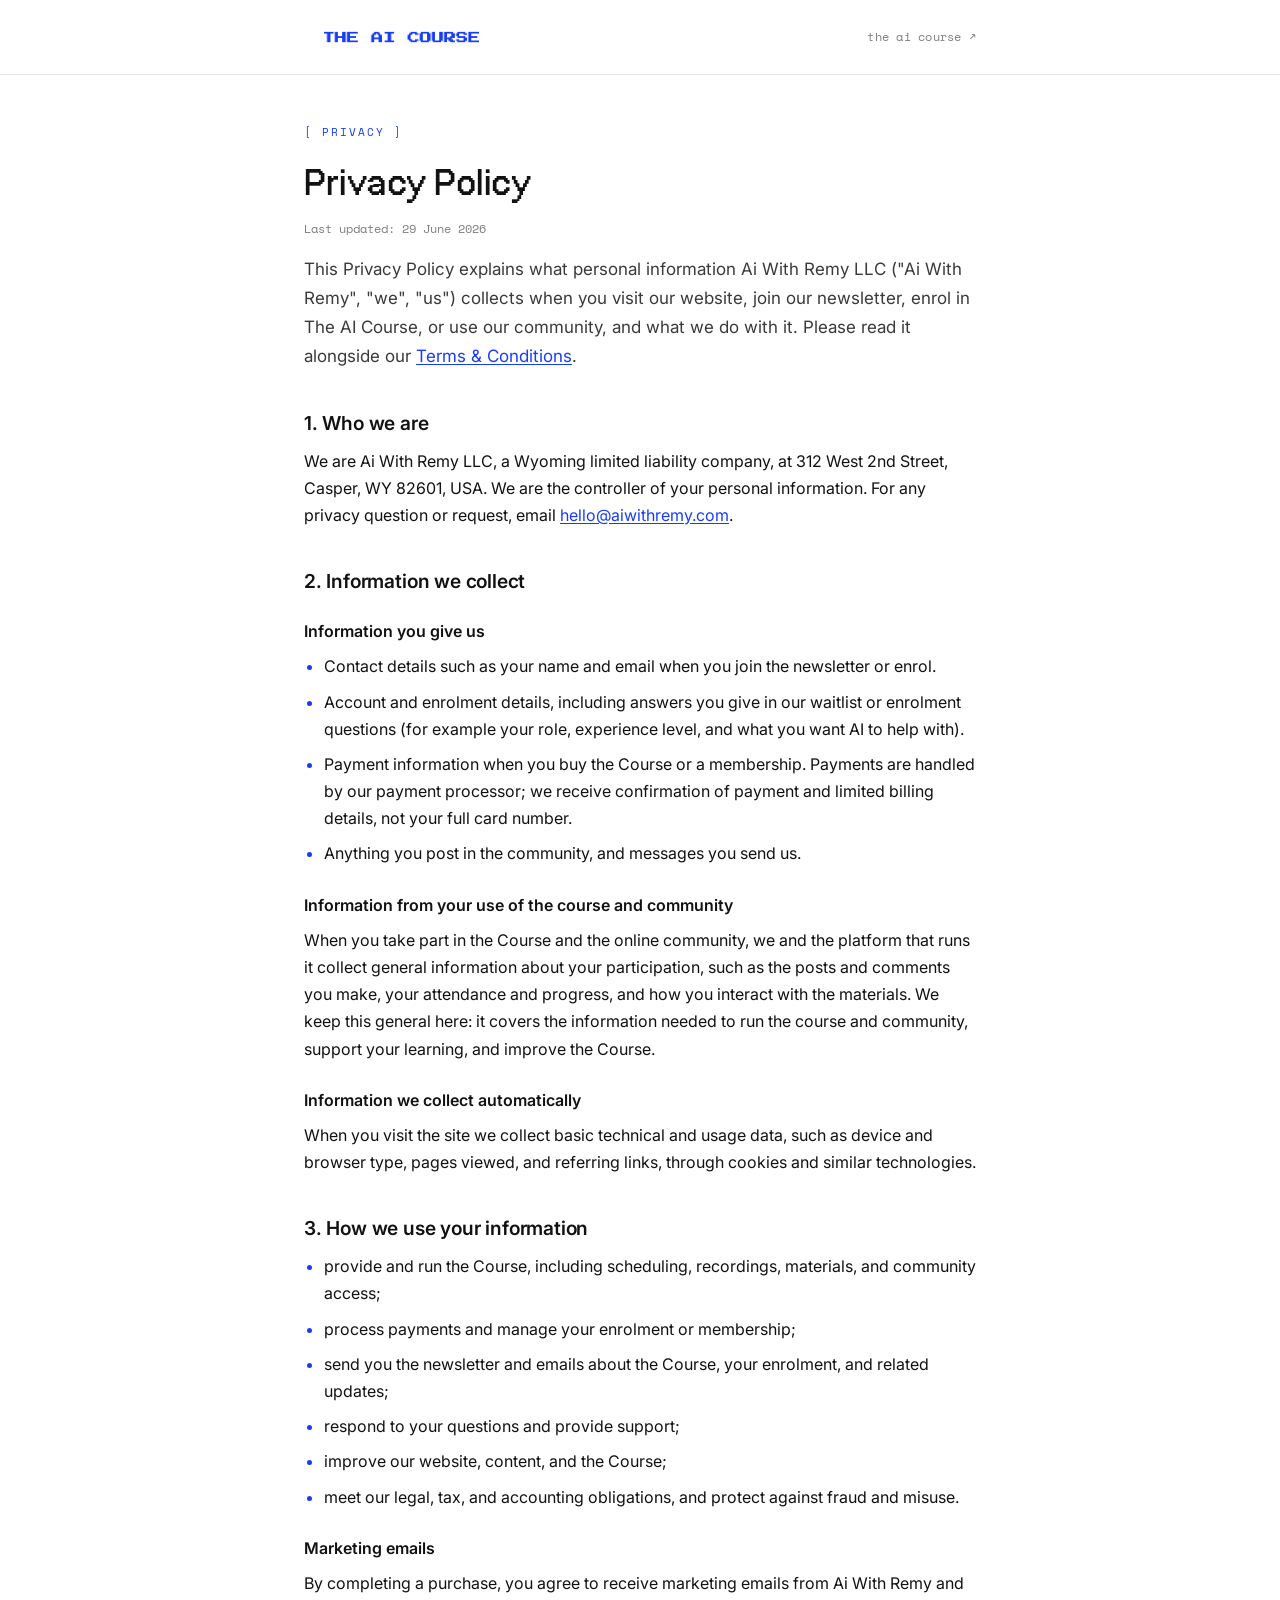
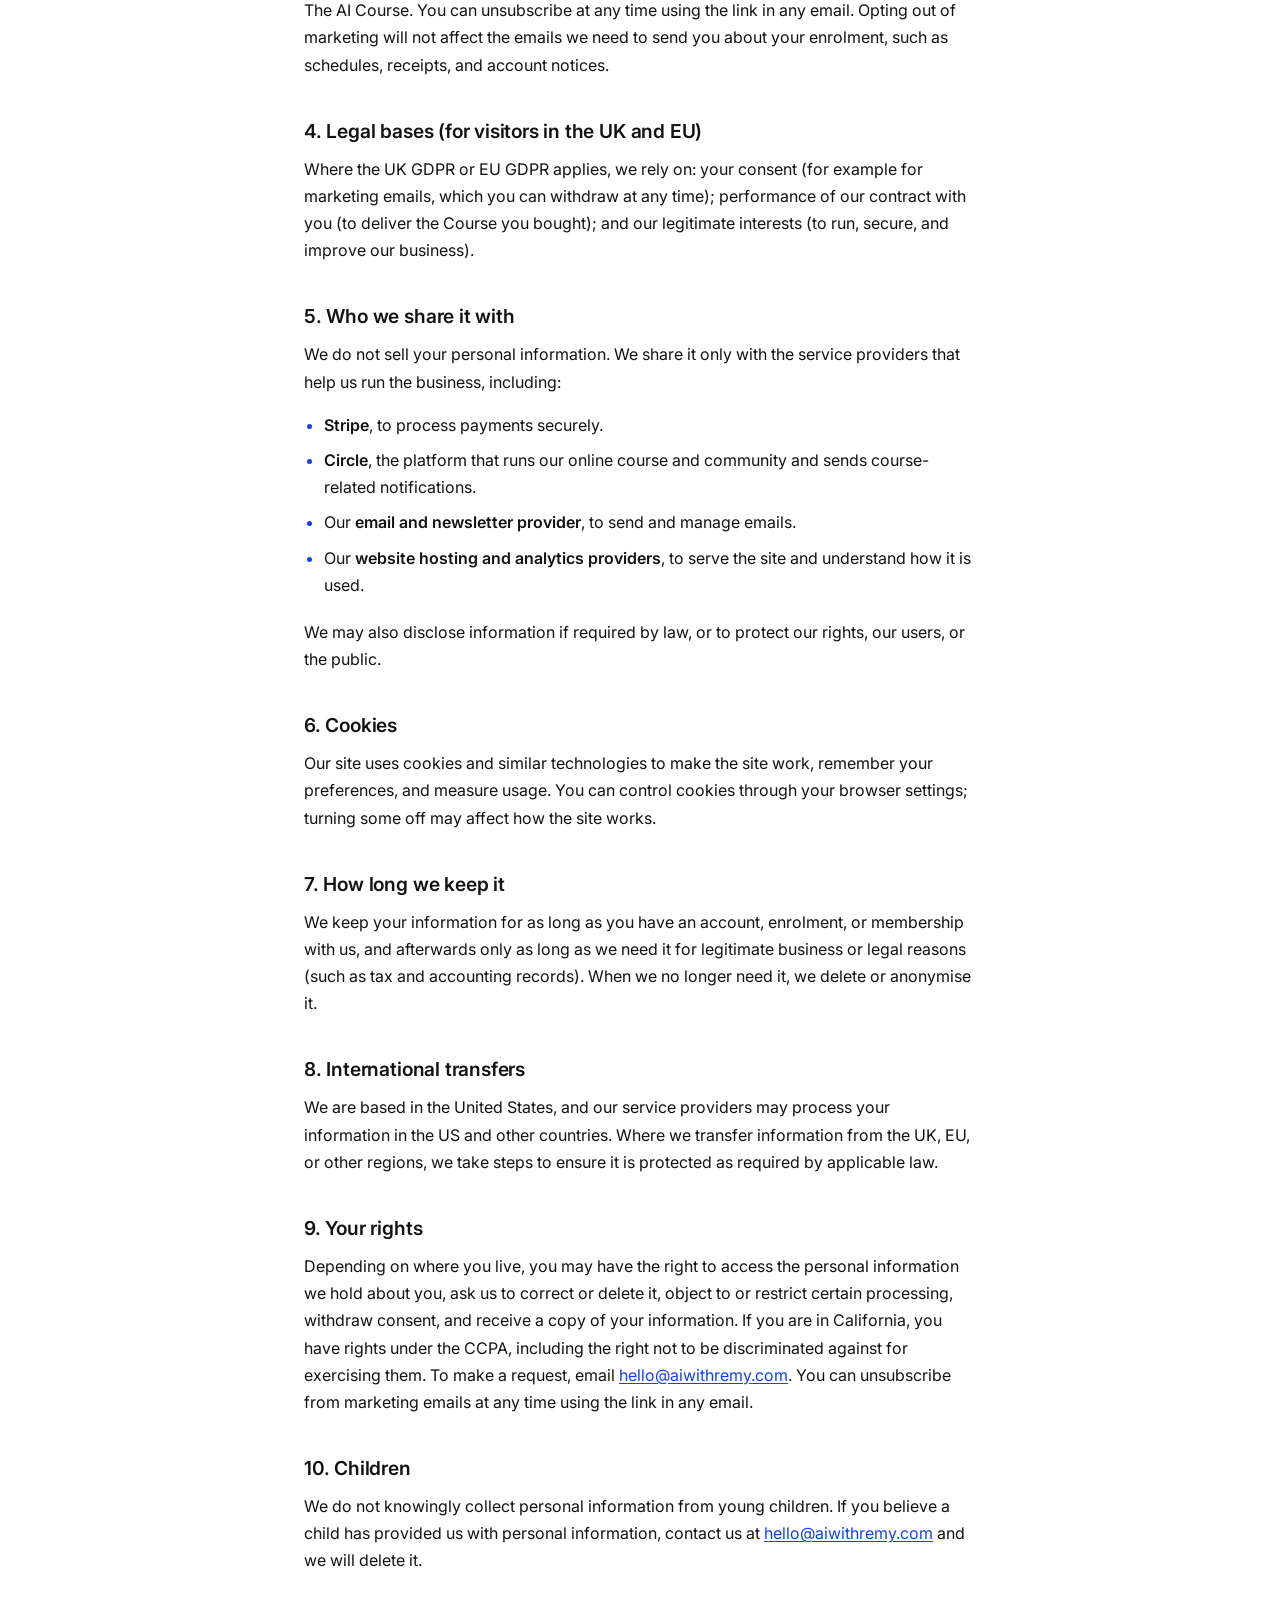
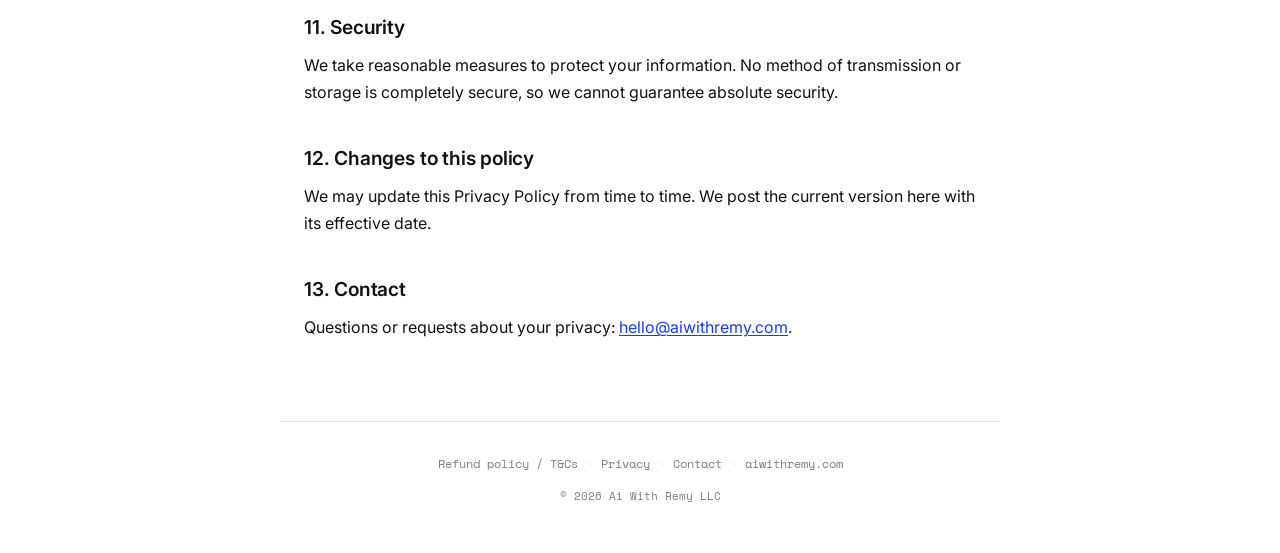
<file: privacy.html>
<!DOCTYPE html>
<html lang="en">
<head>
  <meta charset="UTF-8">
  <meta name="viewport" content="width=device-width, initial-scale=1.0">
  <meta name="description" content="Privacy Policy for The AI Course by Ai With Remy - what we collect and how we use it.">
  <meta property="og:title" content="Privacy Policy - The AI Course">
  <meta property="og:description" content="What personal information Ai With Remy collects and how we use it.">
  <meta property="og:type" content="website">
  <title>Privacy Policy - The AI Course</title>
  <link rel="icon" href="assets/gif/course-favicon.gif">
  <link rel="preconnect" href="https://fonts.googleapis.com">
  <link rel="preconnect" href="https://fonts.gstatic.com" crossorigin>
  <link href="https://fonts.googleapis.com/css2?family=Inter:wght@400;500;600;700&family=Space+Mono:wght@400;700&display=swap" rel="stylesheet">
  <link rel="stylesheet" href="legal.css">
</head>
<body>

  <header class="lg-head">
    <a class="lg-head__brand" href="/" aria-label="The AI Course home">
      <img src="assets/gif/the-ai-course-logo.gif" alt="The AI Course">
    </a>
    <a class="lg-head__back" href="/">the ai course &#8599;</a>
  </header>
  <hr class="lg-rule">

  <main class="lg-main">
    <p class="lg-kicker">[ privacy ]</p>
    <h1 class="lg-title">Privacy Policy</h1>
    <p class="lg-updated">Last updated: 29 June 2026</p>

    <p class="lg-intro">This Privacy Policy explains what personal information Ai With Remy LLC ("Ai With Remy", "we", "us") collects when you visit our website, join our newsletter, enrol in The AI Course, or use our community, and what we do with it. Please read it alongside our <a href="/terms">Terms &amp; Conditions</a>.</p>

    <h2>1. Who we are</h2>
    <p>We are Ai With Remy LLC, a Wyoming limited liability company, at 312 West 2nd Street, Casper, WY 82601, USA. We are the controller of your personal information. For any privacy question or request, email <a href="mailto:hello@aiwithremy.com">hello@aiwithremy.com</a>.</p>

    <h2>2. Information we collect</h2>
    <h3>Information you give us</h3>
    <ul>
      <li>Contact details such as your name and email when you join the newsletter or enrol.</li>
      <li>Account and enrolment details, including answers you give in our waitlist or enrolment questions (for example your role, experience level, and what you want AI to help with).</li>
      <li>Payment information when you buy the Course or a membership. Payments are handled by our payment processor; we receive confirmation of payment and limited billing details, not your full card number.</li>
      <li>Anything you post in the community, and messages you send us.</li>
    </ul>
    <h3>Information from your use of the course and community</h3>
    <p>When you take part in the Course and the online community, we and the platform that runs it collect general information about your participation, such as the posts and comments you make, your attendance and progress, and how you interact with the materials. We keep this general here: it covers the information needed to run the course and community, support your learning, and improve the Course.</p>
    <h3>Information we collect automatically</h3>
    <p>When you visit the site we collect basic technical and usage data, such as device and browser type, pages viewed, and referring links, through cookies and similar technologies.</p>

    <h2>3. How we use your information</h2>
    <ul>
      <li>provide and run the Course, including scheduling, recordings, materials, and community access;</li>
      <li>process payments and manage your enrolment or membership;</li>
      <li>send you the newsletter and emails about the Course, your enrolment, and related updates;</li>
      <li>respond to your questions and provide support;</li>
      <li>improve our website, content, and the Course;</li>
      <li>meet our legal, tax, and accounting obligations, and protect against fraud and misuse.</li>
    </ul>
    <h3>Marketing emails</h3>
    <p>By completing a purchase, you agree to receive marketing emails from Ai With Remy and The AI Course. You can unsubscribe at any time using the link in any email. Opting out of marketing will not affect the emails we need to send you about your enrolment, such as schedules, receipts, and account notices.</p>

    <h2>4. Legal bases (for visitors in the UK and EU)</h2>
    <p>Where the UK GDPR or EU GDPR applies, we rely on: your consent (for example for marketing emails, which you can withdraw at any time); performance of our contract with you (to deliver the Course you bought); and our legitimate interests (to run, secure, and improve our business).</p>

    <h2>5. Who we share it with</h2>
    <p>We do not sell your personal information. We share it only with the service providers that help us run the business, including:</p>
    <ul>
      <li><strong>Stripe</strong>, to process payments securely.</li>
      <li><strong>Circle</strong>, the platform that runs our online course and community and sends course-related notifications.</li>
      <li>Our <strong>email and newsletter provider</strong>, to send and manage emails.</li>
      <li>Our <strong>website hosting and analytics providers</strong>, to serve the site and understand how it is used.</li>
    </ul>
    <p>We may also disclose information if required by law, or to protect our rights, our users, or the public.</p>

    <h2>6. Cookies</h2>
    <p>Our site uses cookies and similar technologies to make the site work, remember your preferences, and measure usage. You can control cookies through your browser settings; turning some off may affect how the site works.</p>

    <h2>7. How long we keep it</h2>
    <p>We keep your information for as long as you have an account, enrolment, or membership with us, and afterwards only as long as we need it for legitimate business or legal reasons (such as tax and accounting records). When we no longer need it, we delete or anonymise it.</p>

    <h2>8. International transfers</h2>
    <p>We are based in the United States, and our service providers may process your information in the US and other countries. Where we transfer information from the UK, EU, or other regions, we take steps to ensure it is protected as required by applicable law.</p>

    <h2>9. Your rights</h2>
    <p>Depending on where you live, you may have the right to access the personal information we hold about you, ask us to correct or delete it, object to or restrict certain processing, withdraw consent, and receive a copy of your information. If you are in California, you have rights under the CCPA, including the right not to be discriminated against for exercising them. To make a request, email <a href="mailto:hello@aiwithremy.com">hello@aiwithremy.com</a>. You can unsubscribe from marketing emails at any time using the link in any email.</p>

    <h2>10. Children</h2>
    <p>We do not knowingly collect personal information from young children. If you believe a child has provided us with personal information, contact us at <a href="mailto:hello@aiwithremy.com">hello@aiwithremy.com</a> and we will delete it.</p>

    <h2>11. Security</h2>
    <p>We take reasonable measures to protect your information. No method of transmission or storage is completely secure, so we cannot guarantee absolute security.</p>

    <h2>12. Changes to this policy</h2>
    <p>We may update this Privacy Policy from time to time. We post the current version here with its effective date.</p>

    <h2>13. Contact</h2>
    <p>Questions or requests about your privacy: <a href="mailto:hello@aiwithremy.com">hello@aiwithremy.com</a>.</p>
  </main>

  <footer class="lg-foot">
    <p class="lg-foot__links">
      <a href="/terms">Refund policy / T&amp;Cs</a><span>&middot;</span><a href="/privacy">Privacy</a><span>&middot;</span><a href="mailto:hello@aiwithremy.com">Contact</a><span>&middot;</span><a href="https://aiwithremy.com">aiwithremy.com</a>
    </p>
    <p class="lg-foot__copy">&copy; 2026 Ai With Remy LLC</p>
  </footer>

</body>
</html>
</file>
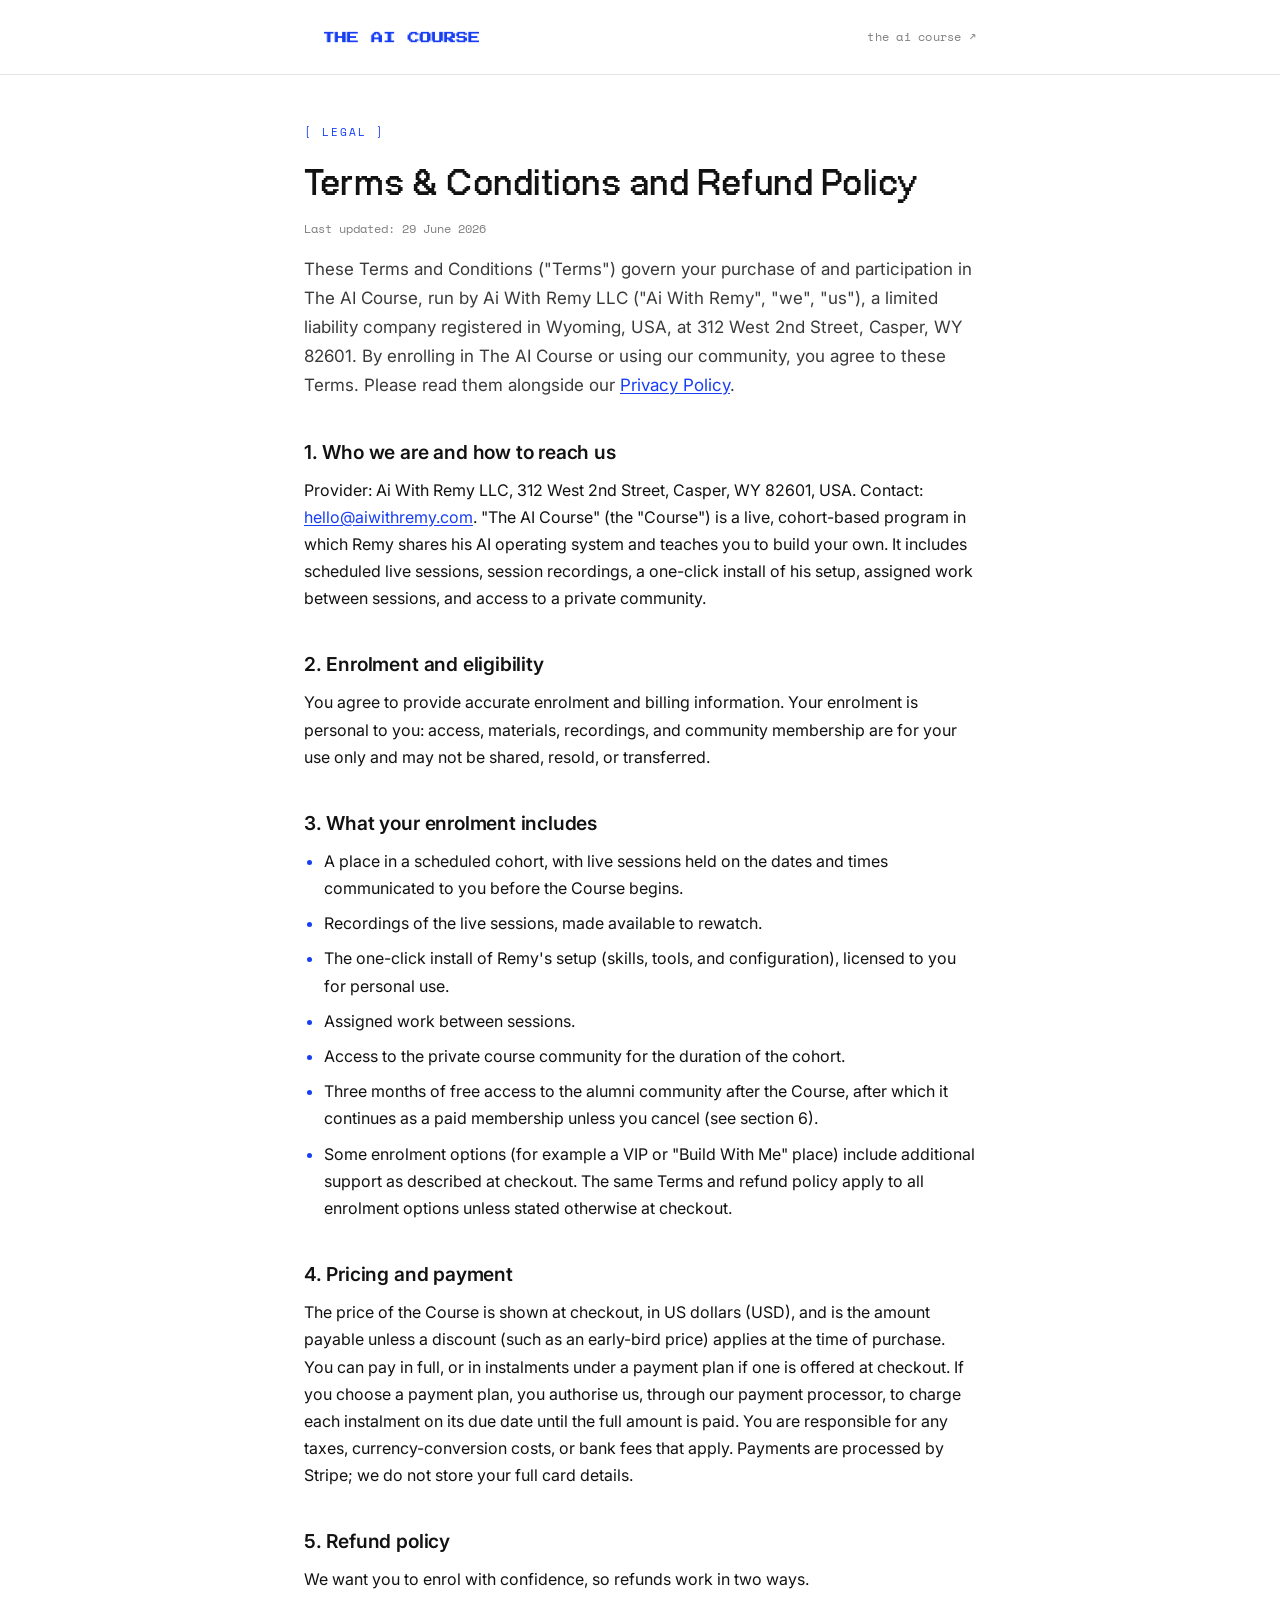
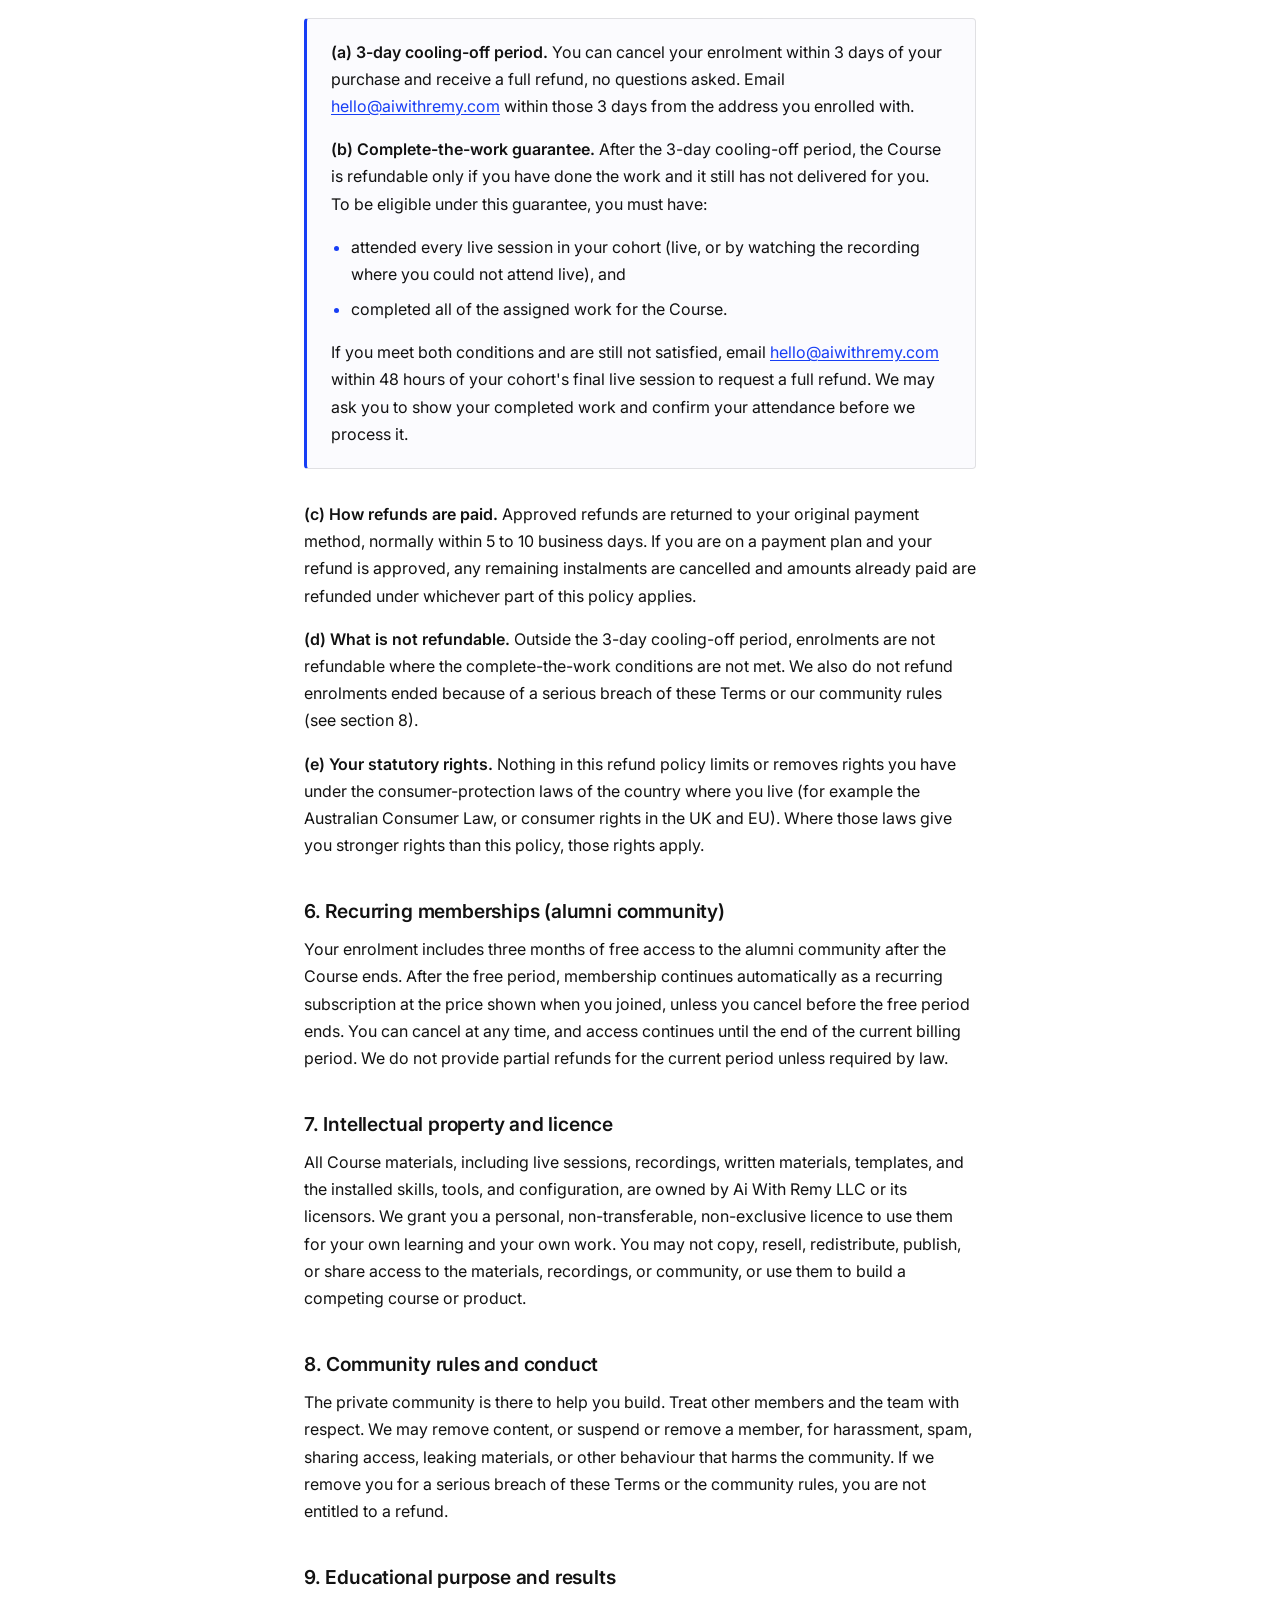
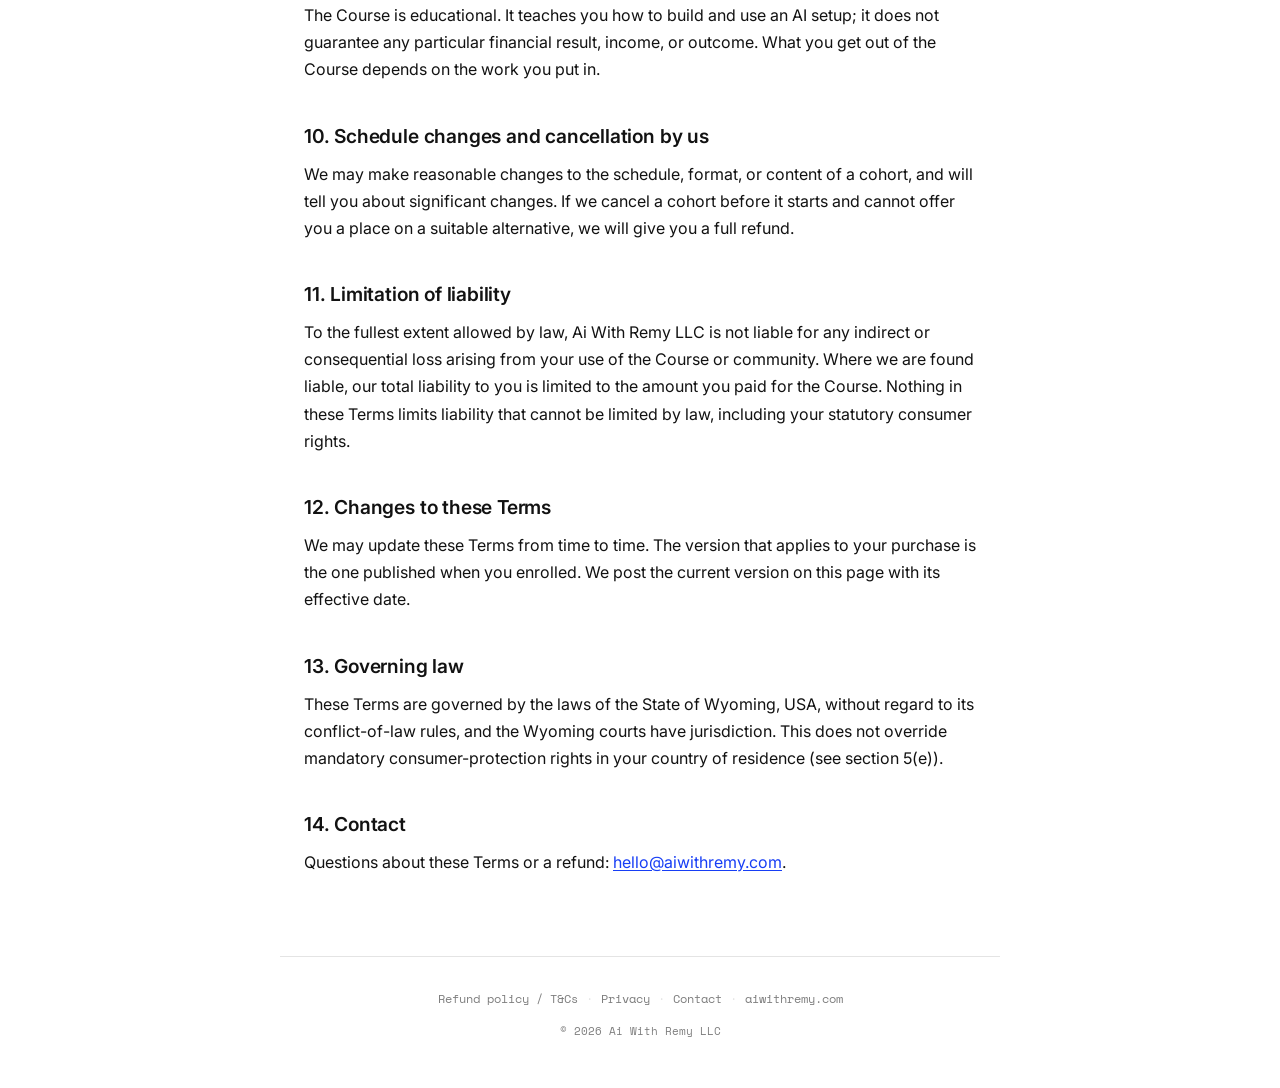
<file: terms.html>
<!DOCTYPE html>
<html lang="en">
<head>
  <meta charset="UTF-8">
  <meta name="viewport" content="width=device-width, initial-scale=1.0">
  <meta name="description" content="Terms & Conditions and Refund Policy for The AI Course by Ai With Remy.">
  <meta property="og:title" content="Terms & Conditions and Refund Policy - The AI Course">
  <meta property="og:description" content="The terms that govern enrolment in The AI Course, including our refund policy.">
  <meta property="og:type" content="website">
  <title>Terms &amp; Conditions and Refund Policy - The AI Course</title>
  <link rel="icon" href="assets/gif/course-favicon.gif">
  <link rel="preconnect" href="https://fonts.googleapis.com">
  <link rel="preconnect" href="https://fonts.gstatic.com" crossorigin>
  <link href="https://fonts.googleapis.com/css2?family=Inter:wght@400;500;600;700&family=Space+Mono:wght@400;700&display=swap" rel="stylesheet">
  <link rel="stylesheet" href="legal.css">
</head>
<body>

  <header class="lg-head">
    <a class="lg-head__brand" href="/" aria-label="The AI Course home">
      <img src="assets/gif/the-ai-course-logo.gif" alt="The AI Course">
    </a>
    <a class="lg-head__back" href="/">the ai course &#8599;</a>
  </header>
  <hr class="lg-rule">

  <main class="lg-main">
    <p class="lg-kicker">[ legal ]</p>
    <h1 class="lg-title">Terms &amp; Conditions and Refund Policy</h1>
    <p class="lg-updated">Last updated: 29 June 2026</p>

    <p class="lg-intro">These Terms and Conditions ("Terms") govern your purchase of and participation in The AI Course, run by Ai With Remy LLC ("Ai With Remy", "we", "us"), a limited liability company registered in Wyoming, USA, at 312 West 2nd Street, Casper, WY 82601. By enrolling in The AI Course or using our community, you agree to these Terms. Please read them alongside our <a href="/privacy">Privacy Policy</a>.</p>

    <h2>1. Who we are and how to reach us</h2>
    <p>Provider: Ai With Remy LLC, 312 West 2nd Street, Casper, WY 82601, USA. Contact: <a href="mailto:hello@aiwithremy.com">hello@aiwithremy.com</a>. "The AI Course" (the "Course") is a live, cohort-based program in which Remy shares his AI operating system and teaches you to build your own. It includes scheduled live sessions, session recordings, a one-click install of his setup, assigned work between sessions, and access to a private community.</p>

    <h2>2. Enrolment and eligibility</h2>
    <p>You agree to provide accurate enrolment and billing information. Your enrolment is personal to you: access, materials, recordings, and community membership are for your use only and may not be shared, resold, or transferred.</p>

    <h2>3. What your enrolment includes</h2>
    <ul>
      <li>A place in a scheduled cohort, with live sessions held on the dates and times communicated to you before the Course begins.</li>
      <li>Recordings of the live sessions, made available to rewatch.</li>
      <li>The one-click install of Remy's setup (skills, tools, and configuration), licensed to you for personal use.</li>
      <li>Assigned work between sessions.</li>
      <li>Access to the private course community for the duration of the cohort.</li>
      <li>Three months of free access to the alumni community after the Course, after which it continues as a paid membership unless you cancel (see section 6).</li>
      <li>Some enrolment options (for example a VIP or "Build With Me" place) include additional support as described at checkout. The same Terms and refund policy apply to all enrolment options unless stated otherwise at checkout.</li>
    </ul>

    <h2>4. Pricing and payment</h2>
    <p>The price of the Course is shown at checkout, in US dollars (USD), and is the amount payable unless a discount (such as an early-bird price) applies at the time of purchase. You can pay in full, or in instalments under a payment plan if one is offered at checkout. If you choose a payment plan, you authorise us, through our payment processor, to charge each instalment on its due date until the full amount is paid. You are responsible for any taxes, currency-conversion costs, or bank fees that apply. Payments are processed by Stripe; we do not store your full card details.</p>

    <h2>5. Refund policy</h2>
    <p>We want you to enrol with confidence, so refunds work in two ways.</p>
    <div class="lg-callout">
      <p><strong>(a) 3-day cooling-off period.</strong> You can cancel your enrolment within 3 days of your purchase and receive a full refund, no questions asked. Email <a href="mailto:hello@aiwithremy.com">hello@aiwithremy.com</a> within those 3 days from the address you enrolled with.</p>
      <p><strong>(b) Complete-the-work guarantee.</strong> After the 3-day cooling-off period, the Course is refundable only if you have done the work and it still has not delivered for you. To be eligible under this guarantee, you must have:</p>
      <ul>
        <li>attended every live session in your cohort (live, or by watching the recording where you could not attend live), and</li>
        <li>completed all of the assigned work for the Course.</li>
      </ul>
      <p>If you meet both conditions and are still not satisfied, email <a href="mailto:hello@aiwithremy.com">hello@aiwithremy.com</a> within 48 hours of your cohort's final live session to request a full refund. We may ask you to show your completed work and confirm your attendance before we process it.</p>
    </div>
    <p><strong>(c) How refunds are paid.</strong> Approved refunds are returned to your original payment method, normally within 5 to 10 business days. If you are on a payment plan and your refund is approved, any remaining instalments are cancelled and amounts already paid are refunded under whichever part of this policy applies.</p>
    <p><strong>(d) What is not refundable.</strong> Outside the 3-day cooling-off period, enrolments are not refundable where the complete-the-work conditions are not met. We also do not refund enrolments ended because of a serious breach of these Terms or our community rules (see section 8).</p>
    <p><strong>(e) Your statutory rights.</strong> Nothing in this refund policy limits or removes rights you have under the consumer-protection laws of the country where you live (for example the Australian Consumer Law, or consumer rights in the UK and EU). Where those laws give you stronger rights than this policy, those rights apply.</p>

    <h2>6. Recurring memberships (alumni community)</h2>
    <p>Your enrolment includes three months of free access to the alumni community after the Course ends. After the free period, membership continues automatically as a recurring subscription at the price shown when you joined, unless you cancel before the free period ends. You can cancel at any time, and access continues until the end of the current billing period. We do not provide partial refunds for the current period unless required by law.</p>

    <h2>7. Intellectual property and licence</h2>
    <p>All Course materials, including live sessions, recordings, written materials, templates, and the installed skills, tools, and configuration, are owned by Ai With Remy LLC or its licensors. We grant you a personal, non-transferable, non-exclusive licence to use them for your own learning and your own work. You may not copy, resell, redistribute, publish, or share access to the materials, recordings, or community, or use them to build a competing course or product.</p>

    <h2>8. Community rules and conduct</h2>
    <p>The private community is there to help you build. Treat other members and the team with respect. We may remove content, or suspend or remove a member, for harassment, spam, sharing access, leaking materials, or other behaviour that harms the community. If we remove you for a serious breach of these Terms or the community rules, you are not entitled to a refund.</p>

    <h2>9. Educational purpose and results</h2>
    <p>The Course is educational. It teaches you how to build and use an AI setup; it does not guarantee any particular financial result, income, or outcome. What you get out of the Course depends on the work you put in.</p>

    <h2>10. Schedule changes and cancellation by us</h2>
    <p>We may make reasonable changes to the schedule, format, or content of a cohort, and will tell you about significant changes. If we cancel a cohort before it starts and cannot offer you a place on a suitable alternative, we will give you a full refund.</p>

    <h2>11. Limitation of liability</h2>
    <p>To the fullest extent allowed by law, Ai With Remy LLC is not liable for any indirect or consequential loss arising from your use of the Course or community. Where we are found liable, our total liability to you is limited to the amount you paid for the Course. Nothing in these Terms limits liability that cannot be limited by law, including your statutory consumer rights.</p>

    <h2>12. Changes to these Terms</h2>
    <p>We may update these Terms from time to time. The version that applies to your purchase is the one published when you enrolled. We post the current version on this page with its effective date.</p>

    <h2>13. Governing law</h2>
    <p>These Terms are governed by the laws of the State of Wyoming, USA, without regard to its conflict-of-law rules, and the Wyoming courts have jurisdiction. This does not override mandatory consumer-protection rights in your country of residence (see section 5(e)).</p>

    <h2>14. Contact</h2>
    <p>Questions about these Terms or a refund: <a href="mailto:hello@aiwithremy.com">hello@aiwithremy.com</a>.</p>
  </main>

  <footer class="lg-foot">
    <p class="lg-foot__links">
      <a href="/terms">Refund policy / T&amp;Cs</a><span>&middot;</span><a href="/privacy">Privacy</a><span>&middot;</span><a href="mailto:hello@aiwithremy.com">Contact</a><span>&middot;</span><a href="https://aiwithremy.com">aiwithremy.com</a>
    </p>
    <p class="lg-foot__copy">&copy; 2026 Ai With Remy LLC</p>
  </footer>

</body>
</html>
</file>
<file: legal.css>
/* Legal pages (Terms + Privacy) for The AI Course / AI With Remy.
   Self-contained and dependency-light: loads brand fonts + tokens, no site JS,
   nothing hidden by default. Restrained on purpose - these pages are for reading. */

@font-face {
  font-family: 'PP Neue Bit';
  src: url('assets/fonts/ppneuebit-bold.woff2') format('woff2'),
       url('assets/fonts/ppneuebit-bold.otf') format('opentype');
  font-weight: 700;
  font-style: normal;
  font-display: swap;
}

:root {
  --ink: #121212;
  --ink-soft: #3a3a3a;
  --muted: #7E7E7E;
  --line: rgba(33, 33, 33, 0.12);
  --accent: #173EF5;
  --bg: #FFFFFF;
  --maxw: 720px;
}

* { box-sizing: border-box; }
html { -webkit-text-size-adjust: 100%; scroll-behavior: smooth; }

body {
  margin: 0;
  background: var(--bg);
  color: var(--ink);
  font-family: 'Inter', -apple-system, BlinkMacSystemFont, 'Segoe UI', sans-serif;
  font-size: 1rem;
  line-height: 1.7;
  -webkit-font-smoothing: antialiased;
  text-rendering: optimizeLegibility;
}

/* Header */
.lg-head {
  display: flex;
  align-items: center;
  justify-content: space-between;
  gap: 1rem;
  max-width: var(--maxw);
  margin: 0 auto;
  padding: 1.5rem;
}
.lg-head__brand { display: inline-flex; align-items: center; }
.lg-head__brand img { height: 26px; width: auto; display: block; }
.lg-head__back {
  font-family: 'Space Mono', monospace;
  font-size: 0.75rem;
  letter-spacing: 0.02em;
  color: var(--muted);
  text-decoration: none;
  white-space: nowrap;
}
.lg-head__back:hover { color: var(--accent); }

.lg-rule { border: 0; border-top: 1px solid var(--line); margin: 0; }

/* Content */
.lg-main {
  max-width: var(--maxw);
  margin: 0 auto;
  padding: 3rem 1.5rem 4rem;
}
.lg-kicker {
  font-family: 'Space Mono', monospace;
  font-size: 0.6875rem;
  text-transform: uppercase;
  letter-spacing: 0.18em;
  color: var(--accent);
  margin: 0 0 0.75rem;
}
.lg-title {
  font-family: 'PP Neue Bit', 'Space Mono', monospace;
  font-weight: 700;
  font-size: clamp(2.25rem, 6vw, 3.25rem);
  line-height: 1.02;
  letter-spacing: 0.01em;
  margin: 0 0 0.5rem;
}
.lg-updated {
  font-family: 'Space Mono', monospace;
  font-size: 0.75rem;
  color: var(--muted);
  margin: 0 0 2.5rem;
}
.lg-intro {
  font-size: 1.0625rem;
  color: var(--ink-soft);
  margin: 0 0 2.5rem;
}

.lg-main h2 {
  font-family: 'Inter', sans-serif;
  font-weight: 600;
  font-size: 1.2rem;
  line-height: 1.3;
  letter-spacing: -0.01em;
  margin: 2.5rem 0 0.75rem;
}
.lg-main h3 {
  font-family: 'Inter', sans-serif;
  font-weight: 600;
  font-size: 1rem;
  margin: 1.5rem 0 0.5rem;
}
.lg-main p { margin: 0 0 1rem; }
.lg-main a {
  color: var(--accent);
  text-decoration: underline;
  text-underline-offset: 2px;
}
.lg-main ul { margin: 0 0 1.25rem; padding-left: 1.25rem; }
.lg-main li { margin: 0 0 0.5rem; }
.lg-main li::marker { color: var(--accent); }
.lg-main strong { font-weight: 600; }

/* Refund guarantee callout */
.lg-callout {
  border: 1px solid var(--line);
  border-left: 3px solid var(--accent);
  border-radius: 4px;
  background: #FBFBFE;
  padding: 1.25rem 1.5rem;
  margin: 1.5rem 0 2rem;
}
.lg-callout p:last-child { margin-bottom: 0; }
.lg-callout ul { margin-bottom: 1rem; }

/* Footer */
.lg-foot {
  border-top: 1px solid var(--line);
  max-width: var(--maxw);
  margin: 0 auto;
  padding: 2rem 1.5rem 3rem;
  text-align: center;
}
.lg-foot__links {
  font-family: 'Space Mono', monospace;
  font-size: 0.75rem;
  color: var(--muted);
  margin: 0;
}
.lg-foot__links a { color: var(--muted); text-decoration: none; }
.lg-foot__links a:hover { color: var(--accent); }
.lg-foot__links span { margin: 0 0.5rem; color: var(--line); }
.lg-foot__copy {
  font-family: 'Space Mono', monospace;
  font-size: 0.6875rem;
  color: var(--muted);
  margin: 0.75rem 0 0;
}

@media (max-width: 520px) {
  .lg-main { padding-top: 2rem; }
  .lg-title { font-size: 2rem; }
}
</file>
